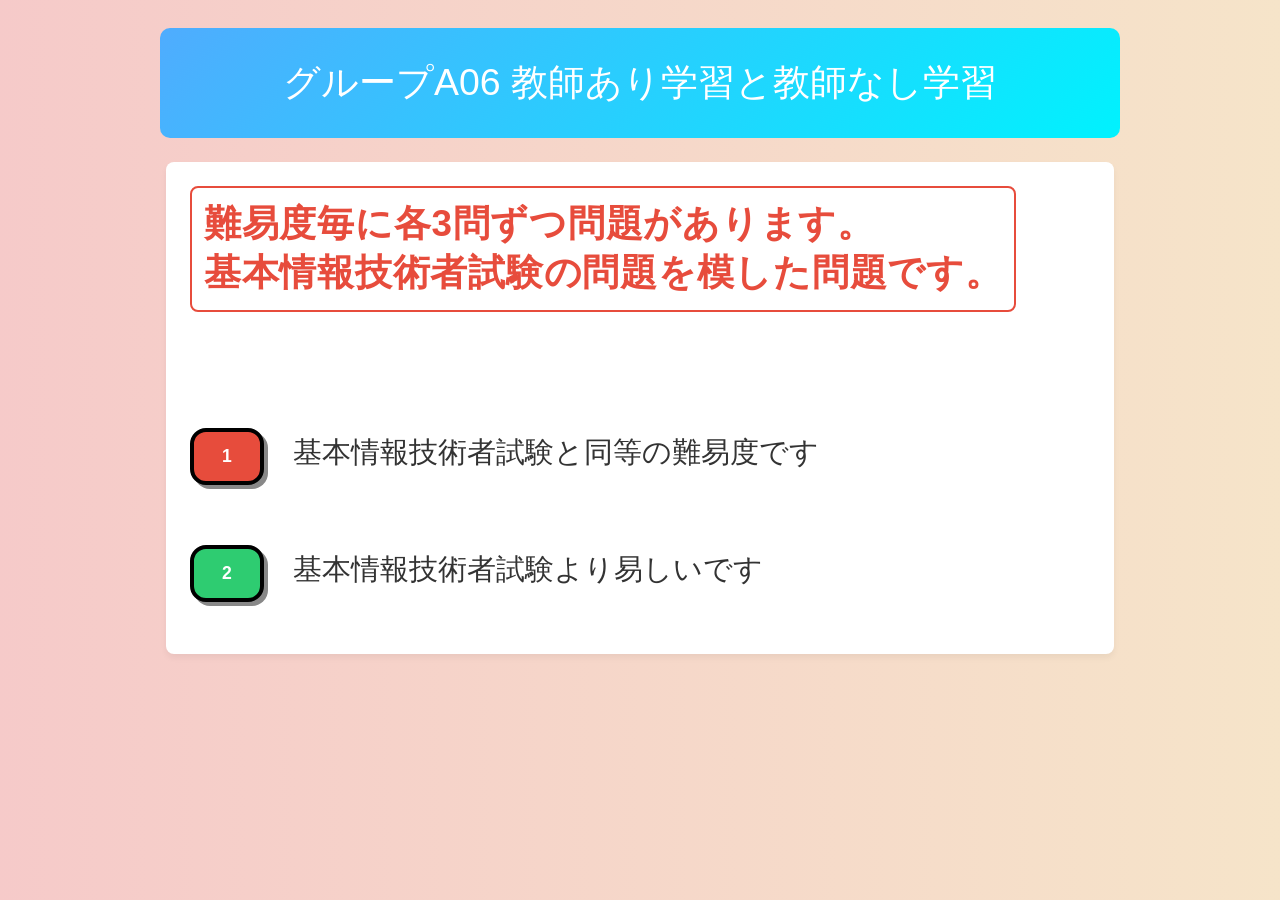
<file: fe_proj/index.html>
<!DOCTYPE html>
<html lang="ja">
<head>
  <meta charset="UTF-8">
  <title>HTML/CSS 課題一覧</title>
  <link rel="stylesheet" href="style.css" />
  <style>
    body { font-family: sans-serif; padding: 20px; background-color: #f4f7f6; }
    .menu-container { max-width: 900px; margin: 0 auto; background: #fff; padding: 24px; border-radius: 8px; box-shadow: 0 4px 6px rgba(0,0,0,0.05); }
    ul { list-style-type: none; padding: 0; }
    li { margin-bottom: 10px; }
    a { text-decoration: none; color: #3498db; font-size: 1.1rem; }
    a:hover { text-decoration: underline; }
  </style>
</head>
<header>
グループA06 教師あり学習と教師なし学習
</header>
<body>

  <div class="menu-container">
    <p class="correct-answer marginkeep">難易度毎に各3問ずつ問題があります。<br>
    基本情報技術者試験の問題を模した問題です。</p>
    <ul>
      <!-- ファイルへのリンク -->
      <li><a href="question00_03.html" class="btn btn_back">1</a>　基本情報技術者試験と同等の難易度です</li>
      <li><a href="question0101.html" class="btn btn_next">2</a>　基本情報技術者試験より易しいです</li>
    </ul>
  </div>

</body>
</html>
</file>
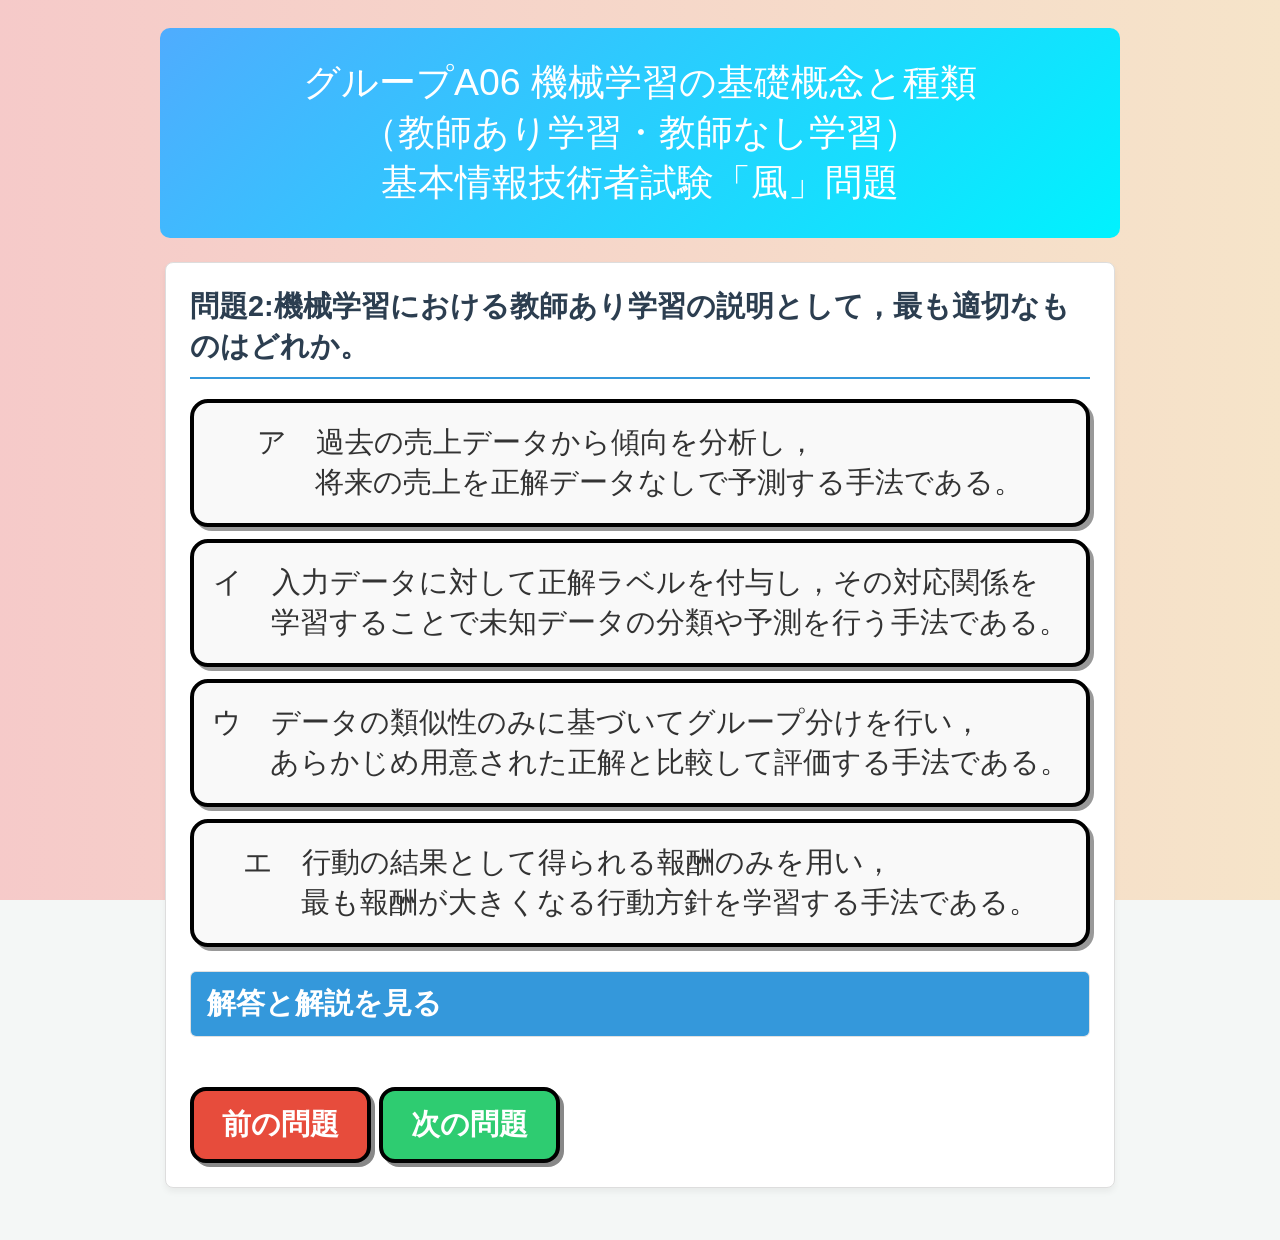
<file: fe_proj/question00.html>
<!doctype html>
<html lang="ja">
    <head>
        <meta charset="UTF-8" />
        <title>機械学習 4択問題</title>
        <link rel="stylesheet" href="style.css" />
    </head>

    <body>
         <header>
	グループA06 機械学習の基礎概念と種類<br>（教師あり学習・教師なし学習）<br>
	基本情報技術者試験「風」問題
    </header>

        <div class="quiz-container">
            <h3 class="quiz-question">
                問題2:機械学習における教師あり学習の説明として，最も適切なものはどれか。
            </h3>

            <form class="quiz-options">
                <label>
                    <input type="radio" name="q1" value="1" />
                    ア　過去の売上データから傾向を分析し，<br>　　将来の売上を正解データなしで予測する手法である。
                </label>

                <label>
                    <input type="radio" name="q1" value="2" />
                    イ　入力データに対して正解ラベルを付与し，その対応関係を<br>　　学習することで未知データの分類や予測を行う手法である。
                </label>

                <label>
                    <input type="radio" name="q1" value="3" />
                    ウ　データの類似性のみに基づいてグループ分けを行い，<br>　　あらかじめ用意された正解と比較して評価する手法である。
                </label>

                <label>
                    <input type="radio" name="q1" value="4" />
                    エ　行動の結果として得られる報酬のみを用い，<br>　　最も報酬が大きくなる行動方針を学習する手法である。
                </label>
            </form>

            <details class="quiz-answer">
                <summary>解答と解説を見る</summary>

                <div class="answer-content">
                    <p class="correct-answer">
                        <strong>正解：イ　入力データに対して正解ラベルを<br>付与し，その対応関係を学習することで<br>未知データの分類や予測を行う手法である。</strong>
                    </p>

                    <p class="explanation">
                        <strong>解説：</strong><br />
                        正解は　イ<br>
                        教師あり学習とは，
                        入力データとそれに対応する正解データ（ラベル）を
                        与えて学習させる機械学習の手法です。<br /><br />

                        AIは学習データから規則性を学び，
                        未知のデータに対しても予測や分類を行えるようになります。<br /><br />

                        なお，<br/>
                        アは教師なし学習の説明です。<br/>
                        ウはクラスタリングの説明です。<br/>
                        エは強化学習の説明です。<br/>
                    </p>
                </div>
            </details>
            <a href="question00_03.html" class="btn btn_back">
			  前の問題
			</a>
             <a href="question00_02.html" class="btn btn_next">
			  次の問題
			</a>
			</a>
        </div>
    </body>
</html>
</file>
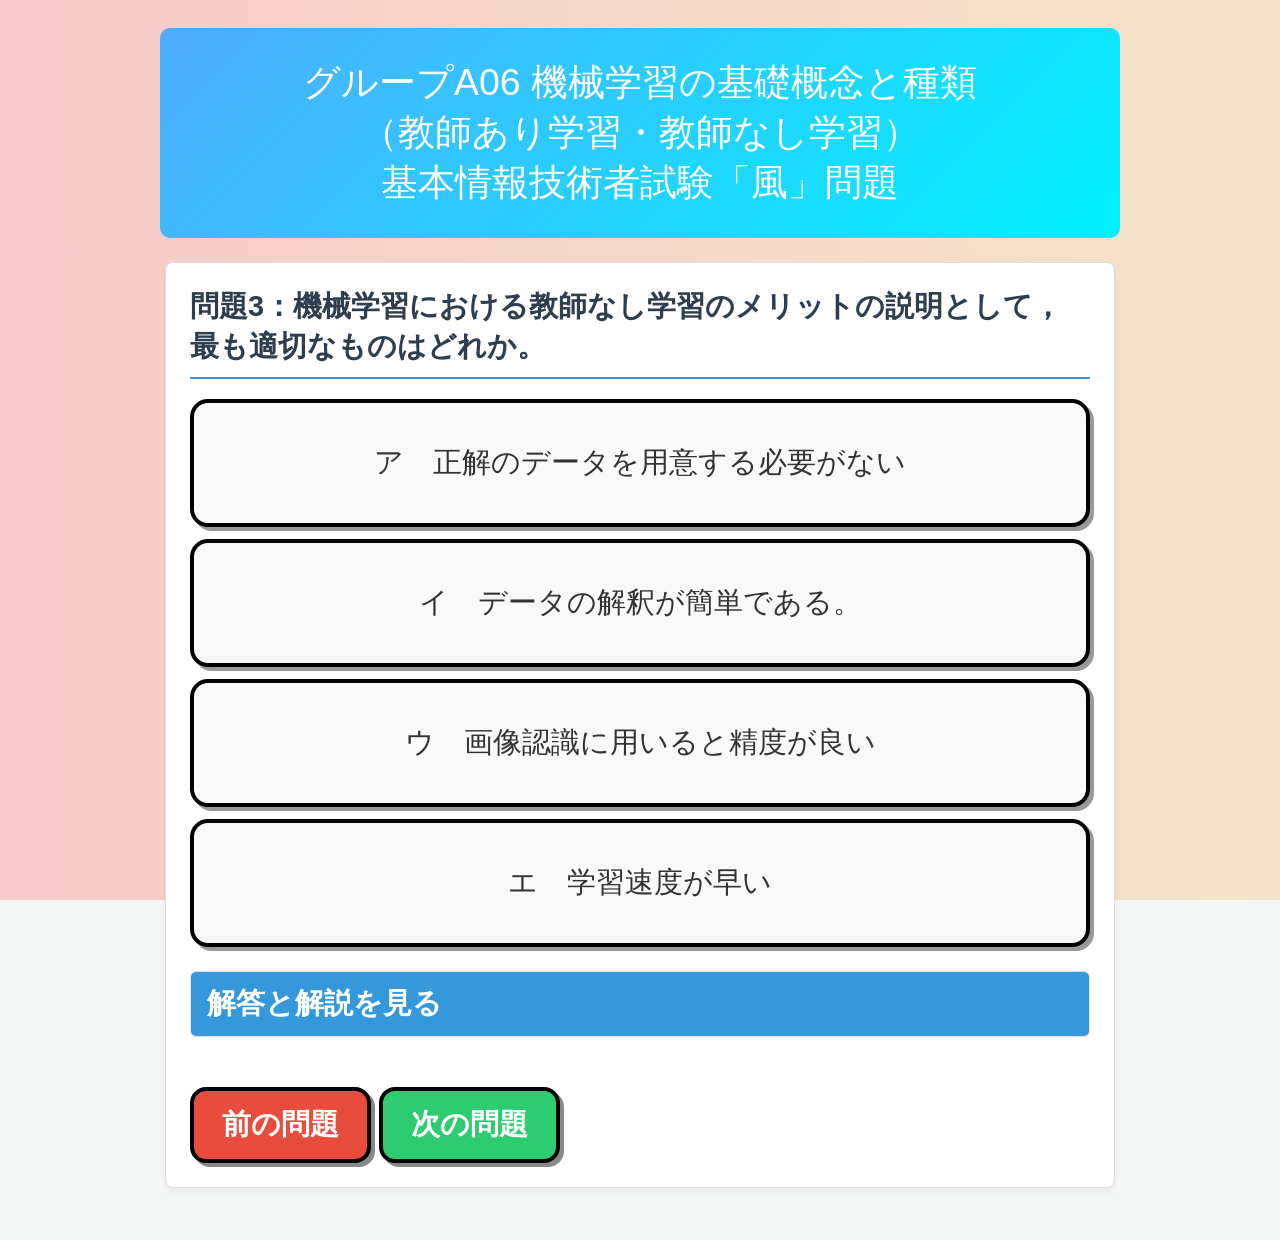
<file: fe_proj/question00_02.html>
<!doctype html>
<html lang="ja">
    <head>
        <meta charset="UTF-8" />
        <title>機械学習 4択問題</title>
        <link rel="stylesheet" href="style.css" />
    </head>
    <header>
	グループA06 機械学習の基礎概念と種類<br>（教師あり学習・教師なし学習）<br>
	基本情報技術者試験「風」問題
    </header>
    <body>
        <div class="quiz-container">
    <h3 class="quiz-question">
        問題3：機械学習における教師なし学習のメリットの説明として，最も適切なものはどれか。
    </h3>

    <form class="quiz-options">
        <label>
            <input type="radio" name="q2" value="1" />
            ア　正解のデータを用意する必要がない
        </label>

        <label>
            <input type="radio" name="q2" value="2" />
            イ　データの解釈が簡単である。
        </label>

        <label>
            <input type="radio" name="q2" value="3" />
            ウ　画像認識に用いると精度が良い
        </label>

        <label>
            <input type="radio" name="q2" value="4" />
            エ　学習速度が早い
        </label>
    </form>

    <details class="quiz-answer">
        <summary>解答と解説を見る</summary>

        <div class="answer-content">
            <p class="correct-answer">
                <strong>正解：ア 正解のデータを用意する必要がない</strong>
            </p>

            <p class="explanation">
               <strong>解説：</strong><br /><br />
    教師なし学習とは，正解データ（ラベル）を与えずに，
    データの特徴や規則性を基に分類や分析を行う
    機械学習の手法です。<br /><br />

    そのため，正解データを事前に準備する必要がない点が，
    教師なし学習の大きなメリットです。<br /><br />

    なお，<br />
    イは，教師なし学習ではデータの分類結果の意味を
    人が解釈する必要があり，必ずしも簡単とはいえません。<br /><br />

    ウは，画像認識で高い精度を出しやすいのは，
    一般的に大量の正解データを用いる教師あり学習です。<br /><br />

    エは，学習速度はデータ量やアルゴリズムに依存するため，
    教師なし学習だから必ず速いとは限りません。
</p>
        </div>
    </details>
            <a href="question00.html" class="btn btn_back">
			  前の問題
			</a>
            <a href="question00_04.html" class="btn btn_next">
			  次の問題
			</a>
        </div>
    </body>
</html>
</file>
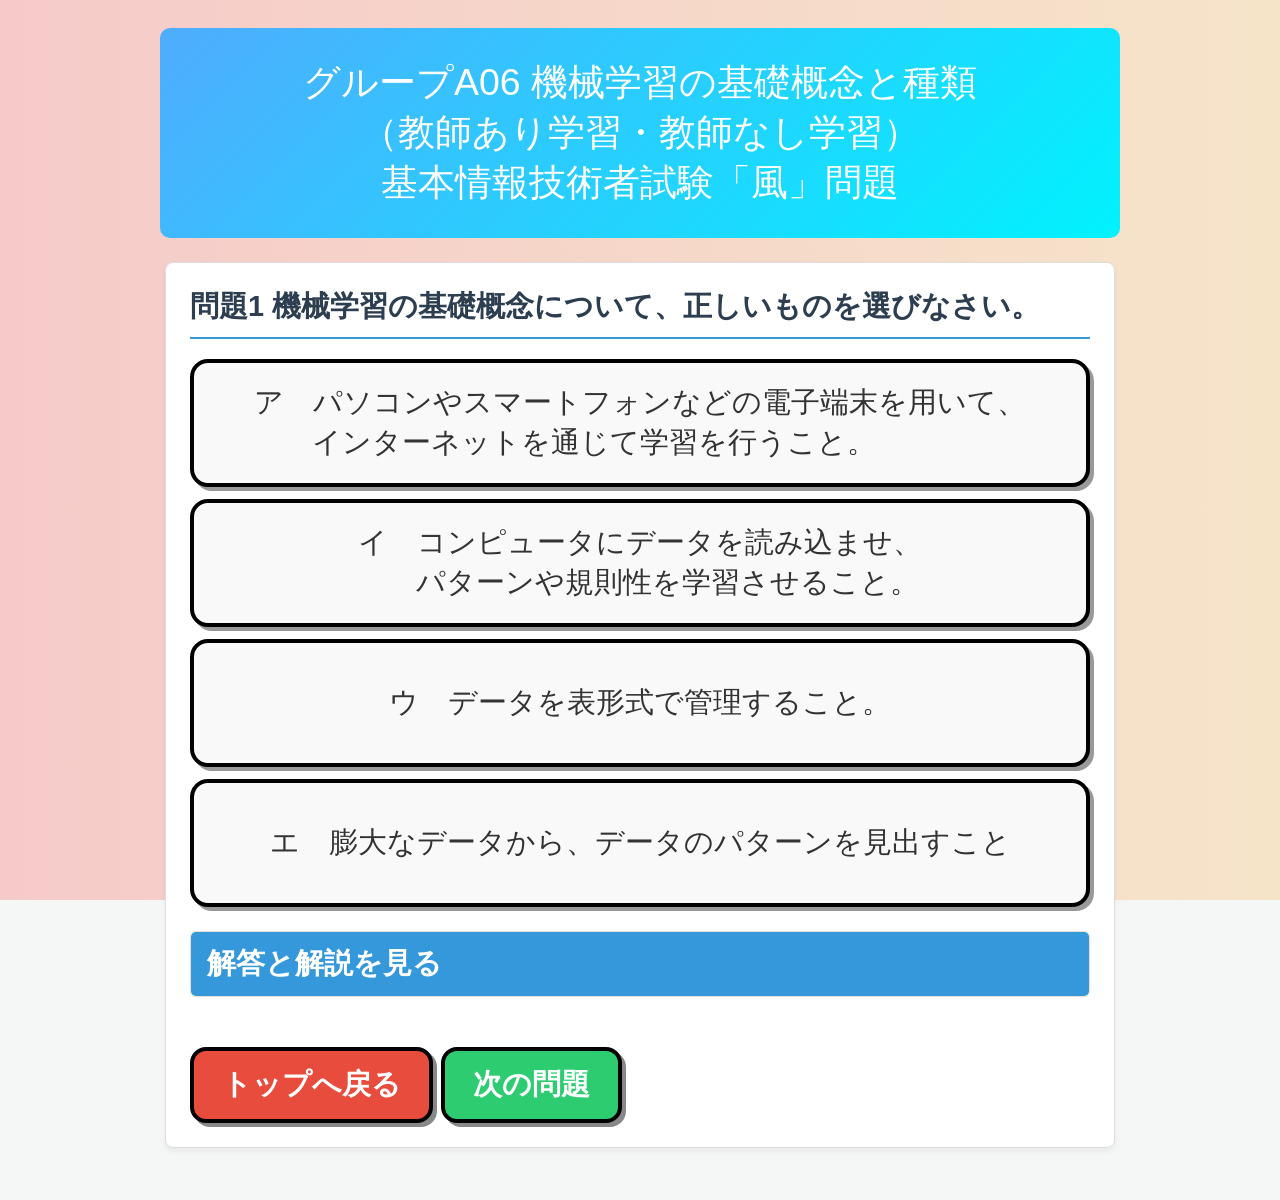
<file: fe_proj/question00_03.html>
<!doctype html>
<html lang="ja">
    <head>
        <meta charset="UTF-8" />
        <title>機械学習 4択問題</title>
        <link rel="stylesheet" href="style.css" />
    </head>
    <header>
	グループA06 機械学習の基礎概念と種類<br>（教師あり学習・教師なし学習）<br>
	基本情報技術者試験「風」問題
    </header>
    <body>
        <div class="quiz-container">
            <h3 class="quiz-question">問題1 機械学習の基礎概念について、正しいものを選びなさい。</h3>

            <form class="quiz-options">
                <label>
                    <input type="radio" name="q1" value="1" /> ア　パソコンやスマートフォンなどの電子端末を用いて、<br>
                    　　インターネットを通じて学習を行うこと。
                </label>
                <label>
                    <input type="radio" name="q1" value="2" /> イ　コンピュータにデータを読み込ませ、<br>　　パターンや規則性を学習させること。
                </label>
                <label>
                    <input type="radio" name="q1" value="3" /> ウ　データを表形式で管理すること。
                </label>
                <label>
                    <input type="radio" name="q1" value="4" /> エ　膨大なデータから、データのパターンを見出すこと
                </label>
            </form>

            <details class="quiz-answer">
                <summary>解答と解説を見る</summary>
                <div class="answer-content">
                    <p class="correct-answer">
                        <strong>正解：イ　コンピュータにデータを読み込ませ、パターンや規則性を学習させること。</strong>
                    </p>
                    <p class="explanation">
                        <strong>解説：</strong><br />
                        機械学習とは、人間がすべてのルールをコードに書き込む代わりに、コンピューターに大量のデータを読み込ませ、その中にあるパターンや規則性を自ら発見させる技術です
                    	<br>
                    	その他の回答
                    	<br>
                    	ア　e-ラーニングの説明になります。<br>
                    	ウ　RDBMSの説明になります。<br>
                    	エ　データマイニングの説明になります。<br>
                    
                    </p>
                </div>
            </details>
            <a href="index.html" class="btn btn_back">
			  トップへ戻る
			</a>
            <a href="question00.html" class="btn btn_next">
			  次の問題
			</a>
        </div>
    </body>
</html>
</file>
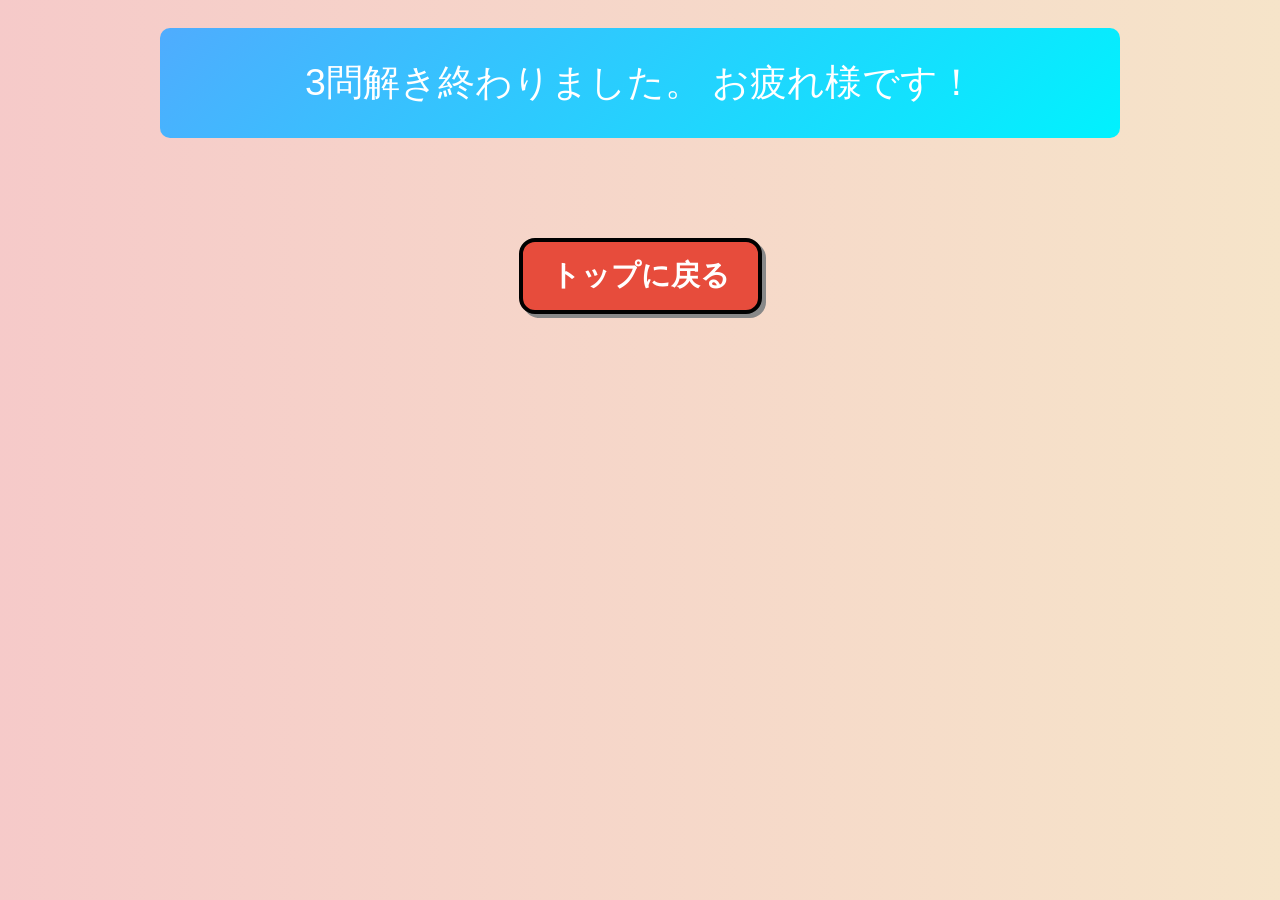
<file: fe_proj/question00_04.html>
<!doctype html>
<html lang="ja">
    <head>
        <meta charset="UTF-8" />
        <title>機械学習 4択問題</title>
        <link rel="stylesheet" href="style.css" />
    </head>
    <header>
	3問解き終わりました。
	お疲れ様です！
    </header>
     <div class="center-button">
        <a href="index.html" class="btn btn_back">
            トップに戻る
        </a>
    </div>
    
</html>
</file>
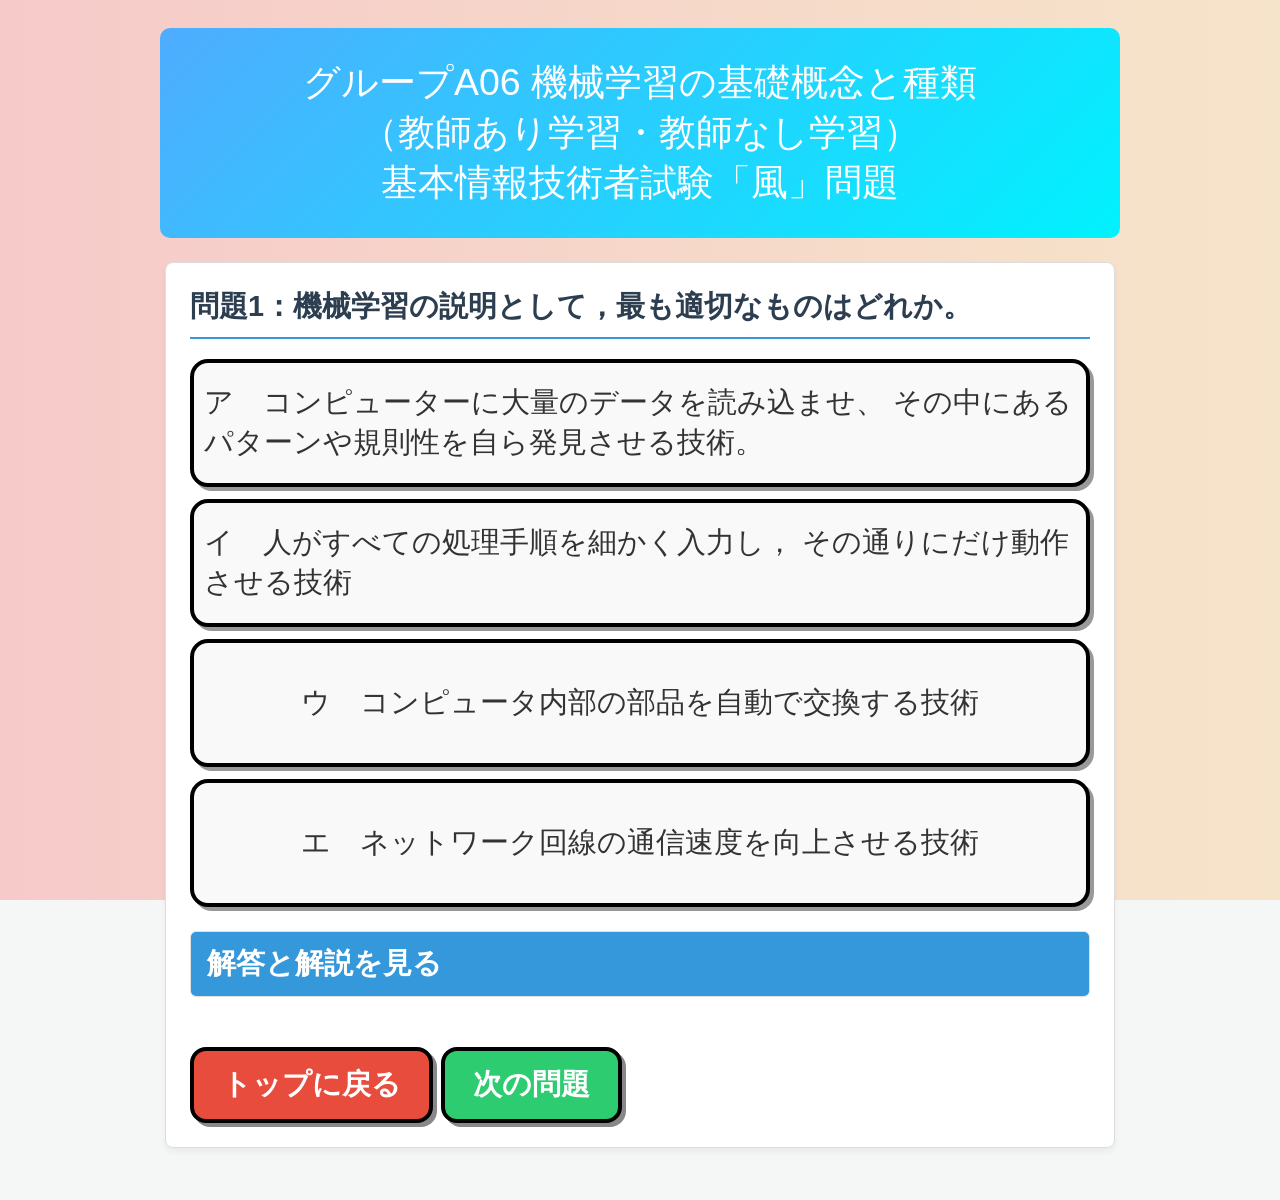
<file: fe_proj/question0101.html>
<!doctype html>
<html lang="ja">
    <head>
        <meta charset="UTF-8" />
        <title>機械学習 4択問題</title>
        <link rel="stylesheet" href="style.css" />
    </head>

    <body>
         <header>
            グループA06 機械学習の基礎概念と種類<br/>（教師あり学習・教師なし学習）<br />
            基本情報技術者試験「風」問題<br />
        </header>

       <div class="quiz-container">
    <h3 class="quiz-question">
        問題1：機械学習の説明として，最も適切なものはどれか。
    </h3>

    <form class="quiz-options">
        <label>
            <input type="radio" name="q1" value="1" />
            ア　コンピューターに大量のデータを読み込ませ、
                その中にあるパターンや規則性を自ら発見させる技術​。
        </label>

        <label>
            <input type="radio" name="q1" value="2" />
            イ　人がすべての処理手順を細かく入力し，
            その通りにだけ動作させる技術
        </label>

        <label>
            <input type="radio" name="q1" value="3" />
            ウ　コンピュータ内部の部品を自動で交換する技術
        </label>

        <label>
            <input type="radio" name="q1" value="4" />
            エ　ネットワーク回線の通信速度を向上させる技術
        </label>
    </form>

    <details class="quiz-answer">
        <summary>解答と解説を見る</summary>

        <div class="answer-content">
            <p class="correct-answer">
                <strong>正解：ア</strong>
            </p>

            <p class="explanation">
                <strong>解説：</strong><br />
                正解は”ア”<br />
                機械学習とは，
                人間がすべてのルールをコードに書き込む代わりに、
                コンピューターに大量のデータを読み込ませ、
                その中にあるパターンや規則性を自ら発見させる技術​。<br />

                例えば，
                メールの迷惑メール判定や，
                動画サイトのおすすめ表示などにも利用されています。<br /><br />

                なお，<br />
                イは通常のプログラム処理の説明です。<br />
                ウはハードウェア保守に関する説明です。<br />
                エはネットワーク技術に関する説明です。<br />
            </p>
        </div>
    </details>
    
    <a href="index.html" class="btn btn_back">
			  トップに戻る
			</a>

    <a href="question0102.html" class="btn_next">
        次の問題
    </a>
</div>
            
    </body>
</html>
</file>
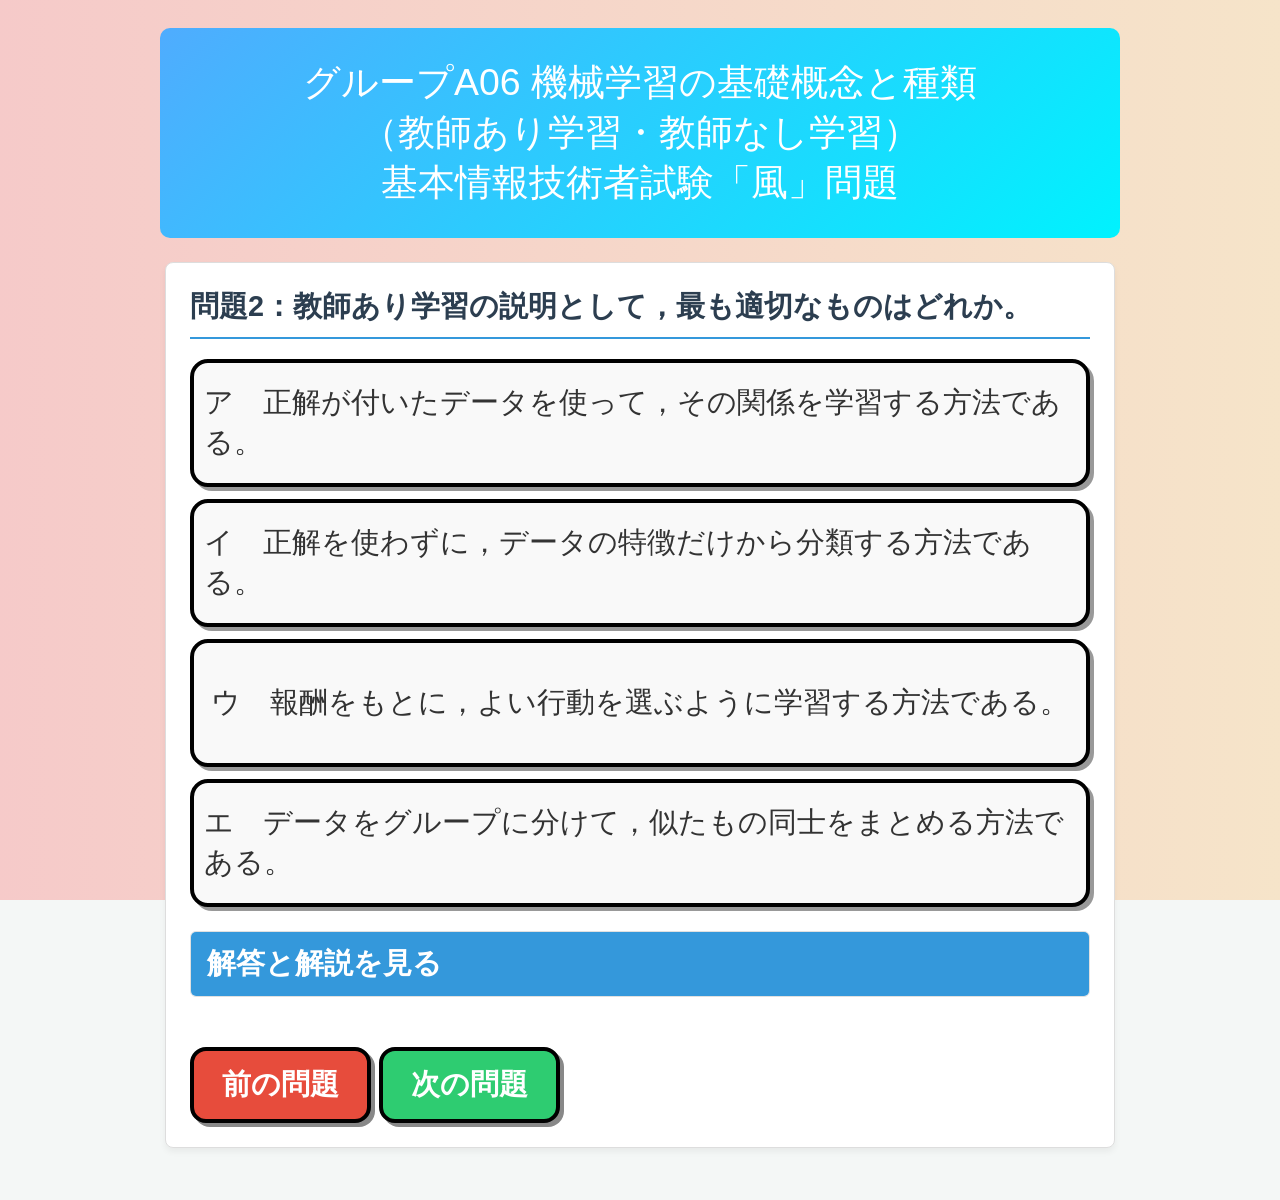
<file: fe_proj/question0102.html>
<!doctype html>
<html lang="ja">
    <head>
        <meta charset="UTF-8" />
        <title>機械学習 4択問題</title>
        <link rel="stylesheet" href="style.css" />
    </head>

    <body>
        <header>
            グループA06 機械学習の基礎概念と種類<br/>（教師あり学習・教師なし学習）<br />
            基本情報技術者試験「風」問題<br />
        </header>

        <div class="quiz-container">
            <h3 class="quiz-question">
                問題2：教師あり学習の説明として，最も適切なものはどれか。
            </h3>

            <form class="quiz-options">
                <label>
                    <input type="radio" name="q1" value="1" />
                    ア　正解が付いたデータを使って，その関係を学習する方法である。
                </label>

                <label>
                    <input type="radio" name="q1" value="2" />
                    イ　正解を使わずに，データの特徴だけから分類する方法である。
                </label>

                <label>
                    <input type="radio" name="q1" value="3" />
                    ウ　報酬をもとに，よい行動を選ぶように学習する方法である。
                </label>

                <label>
                    <input type="radio" name="q1" value="4" />
                    エ　データをグループに分けて，似たもの同士をまとめる方法である。
                </label>
            </form>

            <details class="quiz-answer">
                <summary>解答と解説を見る</summary>

                <div class="answer-content">
                    <p class="correct-answer">
                        <strong>正解：ア</strong>
                    </p>

                    <p class="explanation">
                        <strong>解説：</strong><br />
                        正解はア
                        教師あり学習とは，
                        正解ラベルが付与された「教師データ」を用いてAIを学習させる機械学習の手法です。<br /><br />
						<br /><br />

                        なお，<br/>
                        イは教師なし学習の説明です。<br/>
                        ウは教科学習の説明です。<br/>
                        エは教師なし学習の説明です。<br/>
                    </p>
                </div>
            </details>
             <a href="question0101.html" class="btn btn_back">
			  前の問題
			</a>
            <a href="question0103.html" class="btn btn_next">
			  次の問題
			</a>
        </div>
    </body>
</html>
</file>
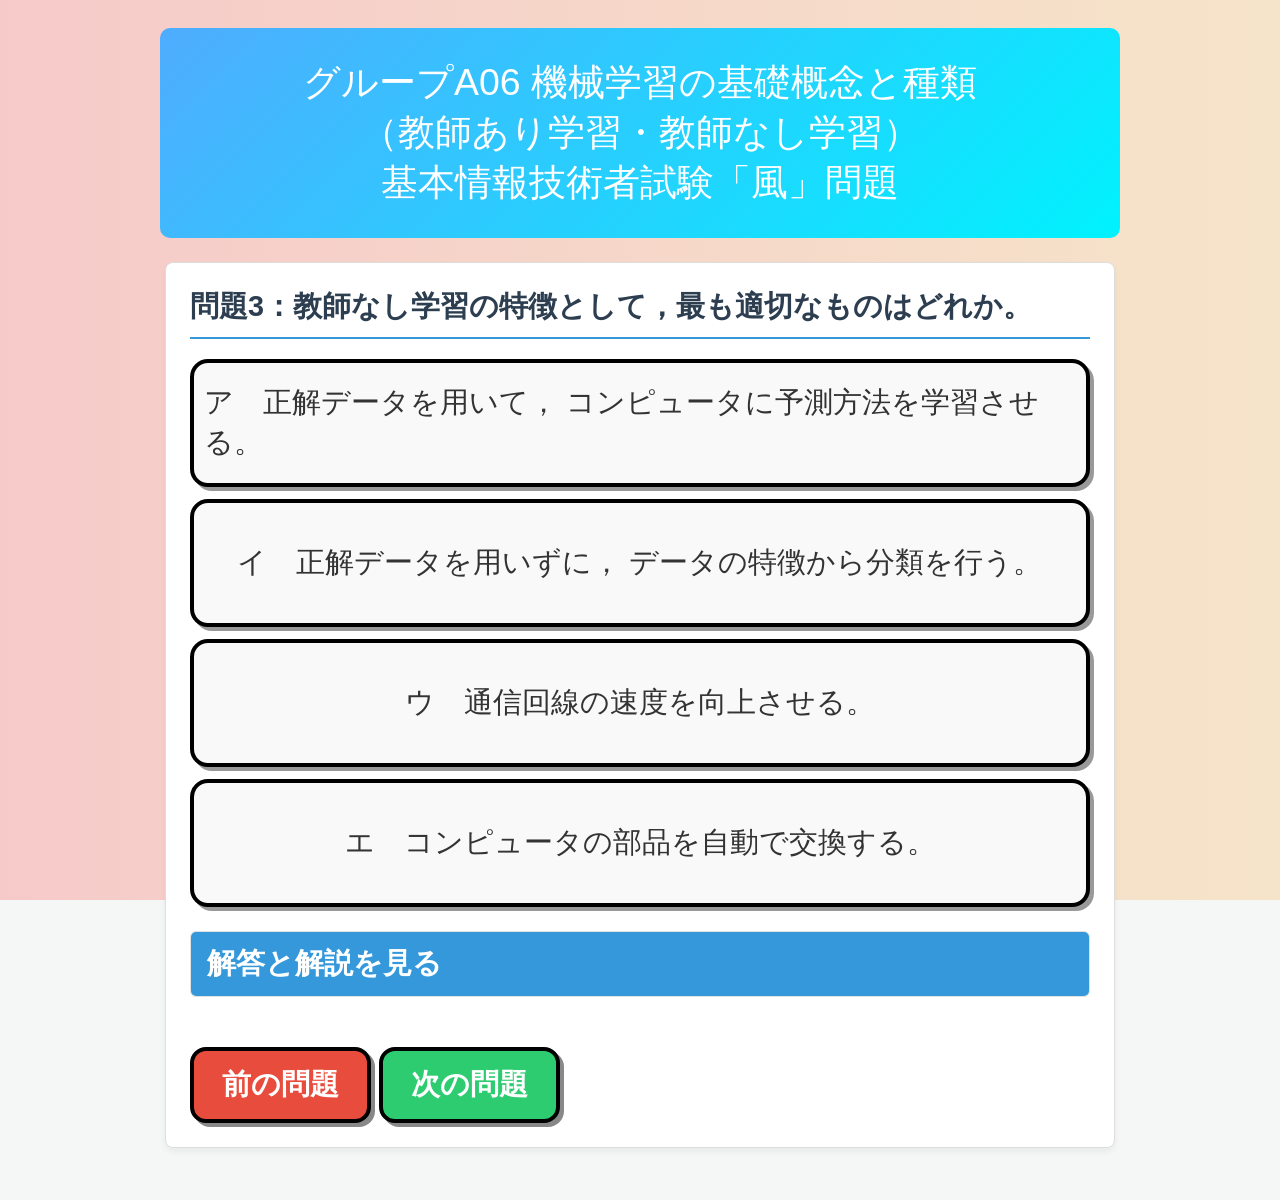
<file: fe_proj/question0103.html>
<!doctype html>
<html lang="ja">
    <head>
        <meta charset="UTF-8" />
        <title>機械学習 4択問題</title>
        <link rel="stylesheet" href="style.css" />
    </head>

    <body>
       <header>
            グループA06 機械学習の基礎概念と種類<br/>（教師あり学習・教師なし学習）<br />
            基本情報技術者試験「風」問題<br />
        </header>

        <div class="quiz-container">
    <h3 class="quiz-question">
        問題3：教師なし学習の特徴として，最も適切なものはどれか。
    </h3>

    <form class="quiz-options">
        <label>
            <input type="radio" name="q3" value="1" />
            ア　正解データを用いて，
            コンピュータに予測方法を学習させる。
        </label>

        <label>
            <input type="radio" name="q3" value="2" />
            イ　正解データを用いずに，
            データの特徴から分類を行う。
        </label>

        <label>
            <input type="radio" name="q3" value="3" />
            ウ　通信回線の速度を向上させる。
        </label>

        <label>
            <input type="radio" name="q3" value="4" />
            エ　コンピュータの部品を自動で交換する。
        </label>
    </form>

    <details class="quiz-answer">
        <summary>解答と解説を見る</summary>

        <div class="answer-content">
            <p class="correct-answer">
                <strong>正解：イ</strong>
            </p>

            <p class="explanation">
                <strong>解説：</strong><br />
                正解は”イ”<br />
                教師なし学習とは，
                正解データ（ラベル）を使わずに，
                データの特徴や規則性を見つけて
                分類や分析を行う機械学習の手法です。<br /><br />

                代表例として，
                似ているデータをまとめる
                「クラスタリング」があります。<br /><br />

                なお，<br />
                アは「教師あり学習」の説明です。<br />
                ウはネットワーク技術の説明です。<br />
                エはハードウェア保守の説明です。<br />
            </p>
        </div>
     </details>
            <a href="question0102.html" class="btn btn_back">
			  前の問題
			</a>
            <a href="question00_04.html" class="btn btn_next">
			  次の問題
			</a>
        </div>
    </body>
</html>
</file>
<file: fe_proj/style.css>
/* 全体のフォント設定 */
body {
    font-family:
        "Helvetica Neue", Arial, "Hiragino Kaku Gothic ProN", "Hiragino Sans",
        Meiryo, sans-serif;
    color: #333;
    padding: 20px;
    background-color: #f4f7f6;
    font-size: 1.8rem;

    position: relative;
    z-index: 0;
}

/* 虹レイヤー */
body::before {
    content: "";
    position: fixed;
    top: 0;
    left: 0;
    width: 100%;
    height: 100%;

    background: linear-gradient(
        90deg,
        red,
        orange,
        yellow,
        green,
        cyan,
        blue,
        violet,
        red
    );

    background-size: 800% 800%;
    animation: rainbow 200s linear infinite alternate;

    opacity: 0.18; /* ←薄くしてベース色を活かす */
    pointer-events: none;
    z-index: -1;
}

/* アニメーション */
@keyframes rainbow {
    0% {
        background-position: 0% 50%;
    }
    100% {
        background-position: 100% 50%;
    }
}

/* 問題の枠組み */
.quiz-container {
    background-color: #ffffff;
    border: 1px solid #ddd;
    border-radius: 8px;
    padding: 24px;
    max-width: 900px;
    margin: 0 auto 24px auto;
    box-shadow: 0 4px 6px rgba(0, 0, 0, 0.05);
}

/* 問題文 */
.quiz-question {
    margin-top: 0;
    font-size: 1.1rem;
    color: #2c3e50;
    border-bottom: 2px solid #3498db;
    padding-bottom: 10px;
    margin-bottom: 20px;
    font-size: 1.8rem;
}

/* 選択肢のレイアウト */
.quiz-options {
    display: flex;
    flex-direction: column;
    gap: 12px; /* 選択肢同士の隙間 */
    margin-bottom: 24px;
}

/* 選択肢のラベル（クリックしやすくする） */
.quiz-options label {
/*    display: block;*/
/*    padding: 12px 16px;*/
    background-color: #f9f9f9;
/*    border: 1px solid #e0e0e0;*/
    border-radius: 6px;
    cursor: pointer;
    transition: all 0.2s ease;
    
    display: flex;
	align-items: center;
	justify-content: center;
	
	height: 100px;
	
	border: 4px solid #000;
	border-radius: 18px;
	box-shadow: 4px 4px 0 #999;
	font-size: 1.8rem;
	padding: 10px

}

/* マウスを乗せた時の効果 */
.quiz-options label:hover {
    background-color: #eef5fa;
    border-color: #3498db;
    transform: translateY(2px);
}

/* ラジオボタン自体の余白調整 */
/*.quiz-options input[type="radio"] {*/
/*    margin-right: 10px;*/
/*    transform: scale(1.2);  少し大きくして押しやすく */
/*}*/

.quiz-options input[type="radio"] {
    display: none;
}

/*.quiz-options input[type="radio"]:checked + label {*/
/*    background-color: #ffe082;*/
/*}*/

.quiz-options label:has(input[type="radio"]:checked) {
    background-color: rgb(128, 255, 255);
    border-color: #00aaff;
}

/* 解答・解説の開閉部分 */
.quiz-answer {
    background-color: #fcfcfc;
    border: 1px solid #e0e0e0;
    border-radius: 6px;
    overflow: hidden;
}

/* 「解答と解説を見る」のテキスト部分 */
.quiz-answer summary {
    padding: 12px 16px;
    font-weight: bold;
    color: #ffffff;
    background-color: #3498db;
    cursor: pointer;
    list-style: none; /* デフォルトの三角形を消す（一部ブラウザ用） */
}

/* デフォルトの三角形を消す（Safari等用） */
.quiz-answer summary::-webkit-details-marker {
    display: none;
}

/* 開いたときの解説の中身 */
.answer-content {
    padding: 18px;
    border-top: 1px solid #e0e0e0;
}

.correct-answer {
color: #e74c3c;	/*色を赤に*/
font-size: 2.3rem;	/*文字を少し大きく */
font-weight: 700;	/*文字を太く */
font-family: "Inter", "Noto Sans JP", sans-serif;
letter-spacing: 0.02em;	/*文字の間隔を設定 */
margin-top: 0;	/*余白を無くす */

/* 枠線追加 */
border: 2px solid #e74c3c;	/*枠線の色と太さ */
border-radius: 8px;	/*枠線の角を丸くする */
padding: 12px;		/*枠線の間に余白 */
display: inline-block;	
    
}

.explanation {
    margin-bottom: 0;
    line-height: 1.6;
}

header, footer {
 background: linear-gradient(135deg, #4facfe, #00f2fe);

    color: rgb(255, 255, 255);
    padding: 30px;
    text-align: center;
    border-radius: 10px;
    max-width: 900px;
    margin: 0 auto 24px auto;
    
    font-family: Arial, Helvetica, sans-serif;
    font-size: 130%;
    
}

/*.btn {進む戻るボタンのクラスを設定*/
/*    display: inline-block;*/
/*    padding: 14px 28px;*/
/*    margin-top: 50px;*/

/*    border-radius: 16px;*/

/*    font-weight: bold;*/
/*    text-decoration: none;*/

/*    border: 4px solid #000;*/

/*    box-shadow: 4px 4px 0 #888;*/

/*    transition: 0.15s;*/
/*}*/

.btn_next:hover {/*ボタンのカーソルを合わせた感を実装*/
    transform: translateY(2px);
    box-shadow: 2px 2px 0 #666;
}

.btn_back:hover {/*ボタンのカーソルを合わせた感を実装*/
    transform: translateY(2px);
    box-shadow: 2px 2px 0 #666;
}

.btn_next {/*進むボタンのcss 緑色で作成しました*/
    display: inline-block;
    padding: 14px 28px;

    background: #2ecc71;
    color: white;

    border: 4px solid #000;
    border-radius: 16px;

    text-decoration: none;
    font-weight: bold;

    box-shadow: 4px 4px 0 #888;

    transition: 0.15s;
    margin-top: 50px;
}

.btn_back {/*戻るボタンのcss 赤色のボタンを作りました*/
    display: inline-block;

    padding: 14px 28px;

    background: #e74c3c;
    color: white;

    border: 4px solid #000;
    border-radius: 16px;

    text-decoration: none;
    font-weight: bold;

    box-shadow: 4px 4px 0 #888;

    transition: 0.15s;
    margin-top: 50px;
}
/* ボタン中央配置 */
.center-button {
    display: flex;
    justify-content: center;
    margin-top: 50px;
}
</file>
